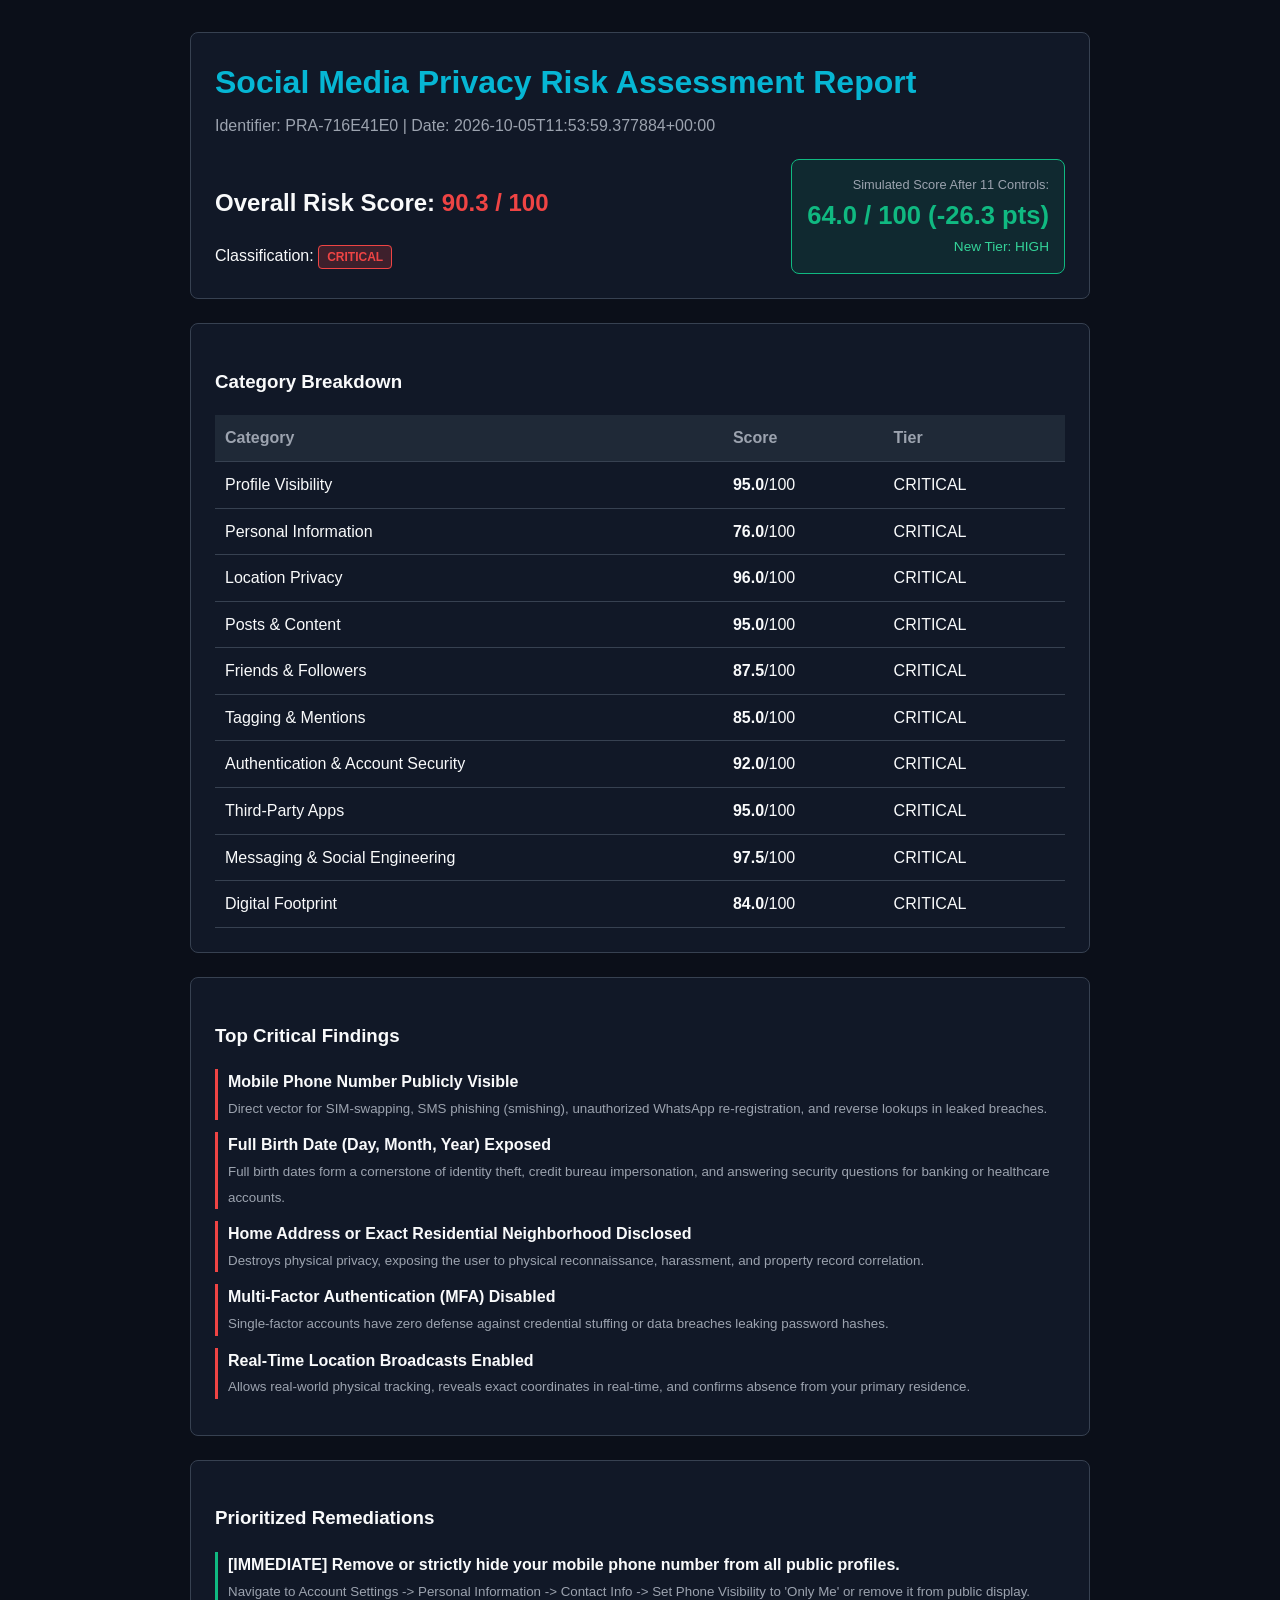
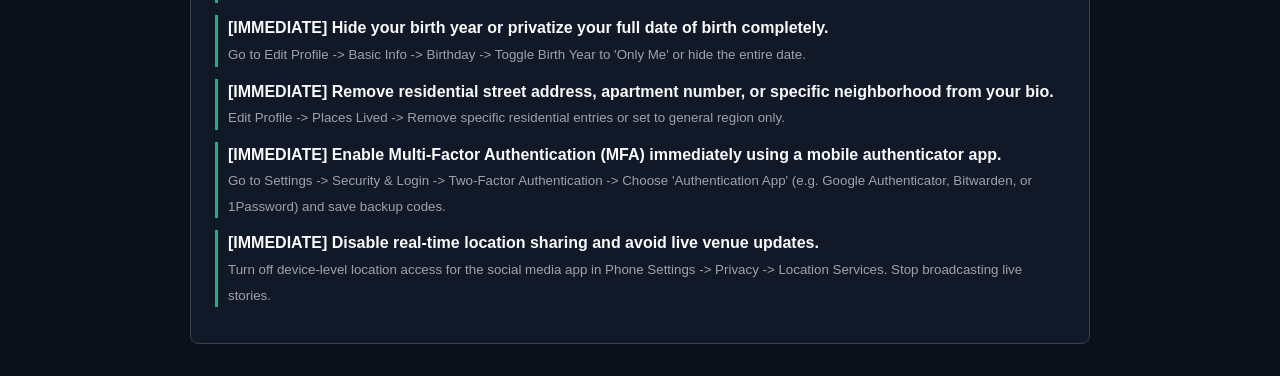
<file: reports/demo_assessment_report.html>
<!DOCTYPE html>
<html>
<head>
    <meta charset="utf-8">
    <title>Assessment Report - PRA-716E41E0</title>
    <style>
        body { font-family: -apple-system, BlinkMacSystemFont, 'Segoe UI', Roboto, sans-serif; background: #0b0f19; color: #f9fafb; margin: 2rem auto; max-width: 900px; line-height: 1.6; }
        .badge { padding: 4px 8px; border-radius: 4px; font-weight: bold; font-size: 0.75rem; text-transform: uppercase; }
        .badge-critical { background: rgba(239, 68, 68, 0.2); color: #ef4444; border: 1px solid #ef4444; }
        .badge-moderate { background: rgba(245, 158, 11, 0.2); color: #f59e0b; border: 1px solid #f59e0b; }
        .card { background: #111827; border: 1px solid #374151; border-radius: 8px; padding: 1.5rem; margin-bottom: 1.5rem; }
        table { width: 100%; border-collapse: collapse; margin-top: 1rem; }
        th, td { padding: 10px; border-bottom: 1px solid #374151; text-align: left; }
        th { background: #1f2937; color: #9ca3af; }
    </style>
</head>
<body>
    <div class="card">
        <h1 style="margin: 0; color: #06b6d4;">Social Media Privacy Risk Assessment Report</h1>
        <p style="color: #9ca3af; margin: 5px 0 20px 0;">Identifier: PRA-716E41E0 | Date: 2026-10-05T11:53:59.377884+00:00</p>
        <div style="display: flex; justify-content: space-between; align-items: center;">
            <div>
                <h2>Overall Risk Score: <span style="color: #ef4444;">90.3 / 100</span></h2>
                <div>Classification: <span class="badge badge-critical">CRITICAL</span></div>
            </div>
            <div style="background: rgba(16, 185, 129, 0.1); border: 1px solid #10b981; padding: 15px; border-radius: 8px; text-align: right;">
                <div style="font-size: 0.8rem; color: #9ca3af;">Simulated Score After 11 Controls:</div>
                <div style="font-size: 1.6rem; font-weight: bold; color: #10b981;">64.0 / 100 (-26.3 pts)</div>
                <div style="font-size: 0.85rem; color: #34d399;">New Tier: HIGH</div>
            </div>
        </div>
    </div>

    <div class="card">
        <h3>Category Breakdown</h3>
        <table>
            <tr><th>Category</th><th>Score</th><th>Tier</th></tr>
            <tr><td>Profile Visibility</td><td><strong>95.0</strong>/100</td><td>CRITICAL</td></tr><tr><td>Personal Information</td><td><strong>76.0</strong>/100</td><td>CRITICAL</td></tr><tr><td>Location Privacy</td><td><strong>96.0</strong>/100</td><td>CRITICAL</td></tr><tr><td>Posts & Content</td><td><strong>95.0</strong>/100</td><td>CRITICAL</td></tr><tr><td>Friends & Followers</td><td><strong>87.5</strong>/100</td><td>CRITICAL</td></tr><tr><td>Tagging & Mentions</td><td><strong>85.0</strong>/100</td><td>CRITICAL</td></tr><tr><td>Authentication & Account Security</td><td><strong>92.0</strong>/100</td><td>CRITICAL</td></tr><tr><td>Third-Party Apps</td><td><strong>95.0</strong>/100</td><td>CRITICAL</td></tr><tr><td>Messaging & Social Engineering</td><td><strong>97.5</strong>/100</td><td>CRITICAL</td></tr><tr><td>Digital Footprint</td><td><strong>84.0</strong>/100</td><td>CRITICAL</td></tr>
        </table>
    </div>

    <div class="card">
        <h3>Top Critical Findings</h3>
        <div style='margin-bottom: 12px; border-left: 3px solid #ef4444; padding-left: 10px;'><strong>Mobile Phone Number Publicly Visible</strong><br><small style='color: #9ca3af;'>Direct vector for SIM-swapping, SMS phishing (smishing), unauthorized WhatsApp re-registration, and reverse lookups in leaked breaches.</small></div><div style='margin-bottom: 12px; border-left: 3px solid #ef4444; padding-left: 10px;'><strong>Full Birth Date (Day, Month, Year) Exposed</strong><br><small style='color: #9ca3af;'>Full birth dates form a cornerstone of identity theft, credit bureau impersonation, and answering security questions for banking or healthcare accounts.</small></div><div style='margin-bottom: 12px; border-left: 3px solid #ef4444; padding-left: 10px;'><strong>Home Address or Exact Residential Neighborhood Disclosed</strong><br><small style='color: #9ca3af;'>Destroys physical privacy, exposing the user to physical reconnaissance, harassment, and property record correlation.</small></div><div style='margin-bottom: 12px; border-left: 3px solid #ef4444; padding-left: 10px;'><strong>Multi-Factor Authentication (MFA) Disabled</strong><br><small style='color: #9ca3af;'>Single-factor accounts have zero defense against credential stuffing or data breaches leaking password hashes.</small></div><div style='margin-bottom: 12px; border-left: 3px solid #ef4444; padding-left: 10px;'><strong>Real-Time Location Broadcasts Enabled</strong><br><small style='color: #9ca3af;'>Allows real-world physical tracking, reveals exact coordinates in real-time, and confirms absence from your primary residence.</small></div>
    </div>

    <div class="card">
        <h3>Prioritized Remediations</h3>
        <div style='margin-bottom: 12px; border-left: 3px solid #10b981; padding-left: 10px;'><strong>[IMMEDIATE] Remove or strictly hide your mobile phone number from all public profiles.</strong><br><small style='color: #9ca3af;'>Navigate to Account Settings -> Personal Information -> Contact Info -> Set Phone Visibility to 'Only Me' or remove it from public display.</small></div><div style='margin-bottom: 12px; border-left: 3px solid #10b981; padding-left: 10px;'><strong>[IMMEDIATE] Hide your birth year or privatize your full date of birth completely.</strong><br><small style='color: #9ca3af;'>Go to Edit Profile -> Basic Info -> Birthday -> Toggle Birth Year to 'Only Me' or hide the entire date.</small></div><div style='margin-bottom: 12px; border-left: 3px solid #10b981; padding-left: 10px;'><strong>[IMMEDIATE] Remove residential street address, apartment number, or specific neighborhood from your bio.</strong><br><small style='color: #9ca3af;'>Edit Profile -> Places Lived -> Remove specific residential entries or set to general region only.</small></div><div style='margin-bottom: 12px; border-left: 3px solid #10b981; padding-left: 10px;'><strong>[IMMEDIATE] Enable Multi-Factor Authentication (MFA) immediately using a mobile authenticator app.</strong><br><small style='color: #9ca3af;'>Go to Settings -> Security & Login -> Two-Factor Authentication -> Choose 'Authentication App' (e.g. Google Authenticator, Bitwarden, or 1Password) and save backup codes.</small></div><div style='margin-bottom: 12px; border-left: 3px solid #10b981; padding-left: 10px;'><strong>[IMMEDIATE] Disable real-time location sharing and avoid live venue updates.</strong><br><small style='color: #9ca3af;'>Turn off device-level location access for the social media app in Phone Settings -> Privacy -> Location Services. Stop broadcasting live stories.</small></div>
    </div>
</body>
</html>
</file>
